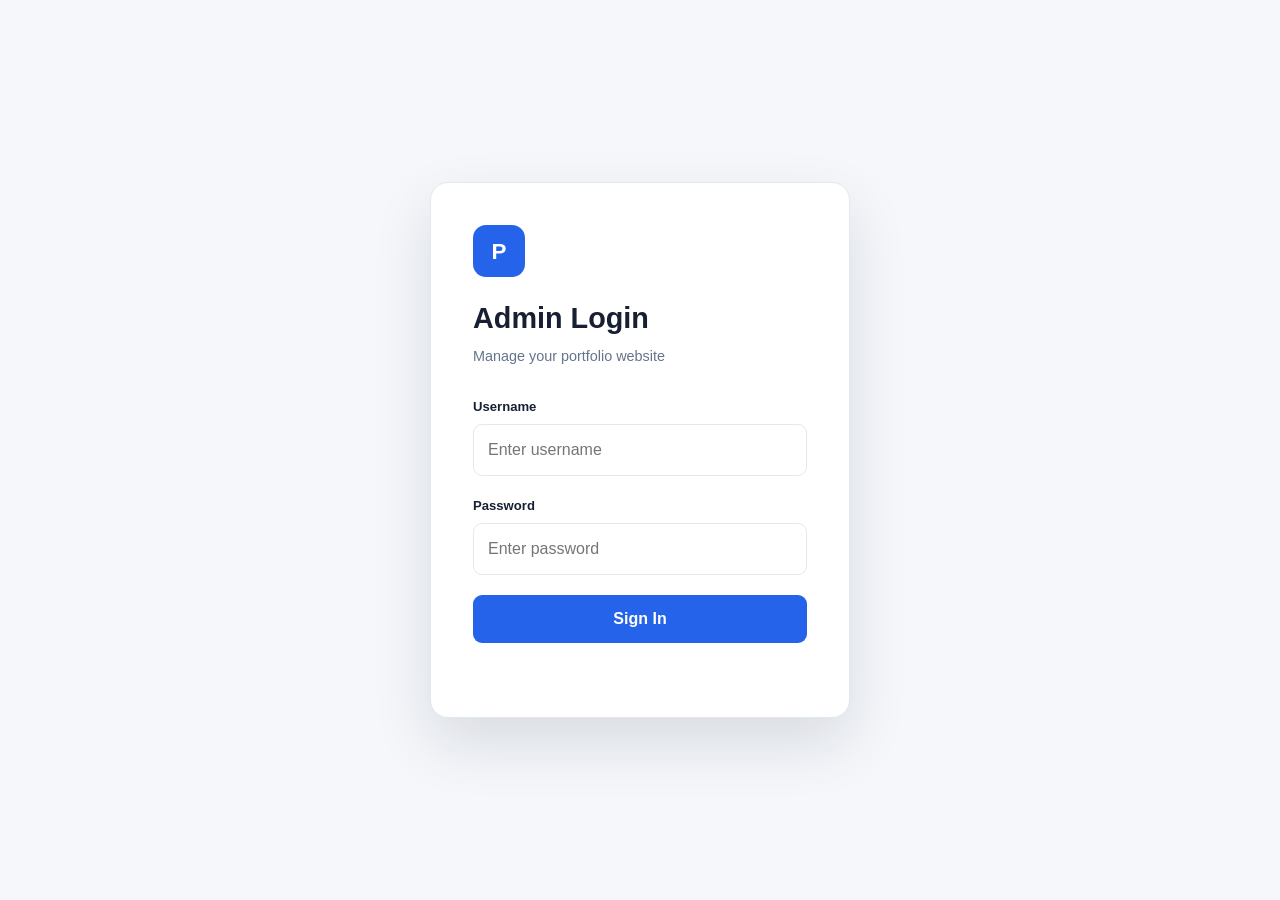
<file: admin.html>
<!DOCTYPE html>
<html lang="en">

<head>

    <meta charset="UTF-8">

    <meta
        name="viewport"
        content="width=device-width, initial-scale=1.0"
    >

    <title>Portfolio Admin</title>

    <link
        rel="stylesheet"
        href="css/admin.css"
    >

</head>


<body>


<!-- =====================================================
     LOGIN SCREEN
====================================================== -->

<div class="login-screen" id="loginScreen">

    <div class="login-box">

        <div class="login-logo">
            P
        </div>

        <h1>Admin Login</h1>

        <p>
            Manage your portfolio website
        </p>


        <form id="loginForm">

            <div class="form-group">

                <label for="username">
                    Username
                </label>

                <input
                    type="text"
                    id="username"
                    placeholder="Enter username"
                    required
                >

            </div>


            <div class="form-group">

                <label for="password">
                    Password
                </label>

                <input
                    type="password"
                    id="password"
                    placeholder="Enter password"
                    required
                >

            </div>


            <button
                type="submit"
                class="login-button"
            >
                Sign In
            </button>


            <p
                class="login-error"
                id="loginError"
            ></p>

        </form>

    </div>

</div>



<!-- =====================================================
     ADMIN APPLICATION
====================================================== -->

<div
    class="admin-app"
    id="adminApp"
>


    <!-- =================================================
         SIDEBAR
    ================================================== -->

    <aside class="sidebar" id="sidebar">

        <div class="sidebar-header">

            <div class="admin-logo">
                P
            </div>

            <div>

                <strong>
                    Portfolio
                </strong>

                <small>
                    Admin Panel
                </small>

            </div>

        </div>


        <nav class="sidebar-nav">

            <button
                class="nav-item active"
                data-section="dashboard"
            >
                <span>▦</span>
                Dashboard
            </button>


            <button
                class="nav-item"
                data-section="profile"
            >
                <span>◉</span>
                Profile
            </button>


            <button
                class="nav-item"
                data-section="about"
            >
                <span>◎</span>
                About
            </button>


            <button
                class="nav-item"
                data-section="skills"
            >
                <span>◇</span>
                Skills
            </button>


            <button
                class="nav-item"
                data-section="projects"
            >
                <span>▣</span>
                Projects
            </button>


            <button
                class="nav-item"
                data-section="education"
            >
                <span>▤</span>
                Education
            </button>


            <button
                class="nav-item"
                data-section="certifications"
            >
                <span>✓</span>
                Certifications
            </button>


            <button
                class="nav-item"
                data-section="contact"
            >
                <span>✉</span>
                Contact
            </button>


            <button
                class="nav-item"
                data-section="social"
            >
                <span>↗</span>
                Social Links
            </button>

        </nav>


        <div class="sidebar-bottom">

            <a
                href="index.html"
                target="_blank"
                class="view-site"
            >
                View Website
            </a>


            <button
                class="logout-button"
                id="logoutButton"
            >
                Logout
            </button>

        </div>

    </aside>



    <!-- =================================================
         MAIN
    ================================================== -->

    <main class="admin-main">


        <!-- HEADER -->

        <header class="admin-header">

            <button
                class="mobile-menu"
                id="mobileMenu"
            >
                ☰
            </button>


            <div>

                <span class="header-label">
                    Administration
                </span>

                <h2 id="pageTitle">
                    Dashboard
                </h2>

            </div>


            <div class="header-actions">

                <a
                    href="index.html"
                    target="_blank"
                    class="header-site-button"
                >
                    View Site
                </a>

            </div>

        </header>



        <!-- =================================================
             CONTENT
        ================================================== -->

        <div class="admin-content">


            <!-- =================================================
                 DASHBOARD
            ================================================== -->

            <section
                class="admin-section active"
                id="dashboard"
            >

                <div class="section-intro">

                    <span>
                        Overview
                    </span>

                    <h1>
                        Dashboard
                    </h1>

                    <p>
                        Manage your portfolio content
                        from one place.
                    </p>

                </div>


                <div class="stats-grid">

                    <div class="stat-card">

                        <span class="stat-icon">
                            ◉
                        </span>

                        <div>

                            <strong
                                id="statSkills"
                            >
                                0
                            </strong>

                            <p>
                                Skills
                            </p>

                        </div>

                    </div>


                    <div class="stat-card">

                        <span class="stat-icon">
                            ▣
                        </span>

                        <div>

                            <strong
                                id="statProjects"
                            >
                                0
                            </strong>

                            <p>
                                Projects
                            </p>

                        </div>

                    </div>


                    <div class="stat-card">

                        <span class="stat-icon">
                            ▤
                        </span>

                        <div>

                            <strong
                                id="statEducation"
                            >
                                0
                            </strong>

                            <p>
                                Education
                            </p>

                        </div>

                    </div>


                    <div class="stat-card">

                        <span class="stat-icon">
                            ✓
                        </span>

                        <div>

                            <strong
                                id="statCertificates"
                            >
                                0
                            </strong>

                            <p>
                                Certificates
                            </p>

                        </div>

                    </div>

                </div>


                <div class="dashboard-grid">

                    <div class="dashboard-card">

                        <div class="card-heading">

                            <div>

                                <span>
                                    Portfolio
                                </span>

                                <h3>
                                    Quick Actions
                                </h3>

                            </div>

                        </div>


                        <div class="quick-actions">

                            <button
                                data-go="profile"
                            >
                                Edit Profile
                            </button>

                            <button
                                data-go="projects"
                            >
                                Manage Projects
                            </button>

                            <button
                                data-go="skills"
                            >
                                Manage Skills
                            </button>

                            <a
                                href="index.html"
                                target="_blank"
                            >
                                Open Website
                            </a>

                        </div>

                    </div>


                    <div class="dashboard-card">

                        <div class="card-heading">

                            <div>

                                <span>
                                    Storage
                                </span>

                                <h3>
                                    Local Data
                                </h3>

                            </div>

                        </div>


                        <p class="storage-text">
                            Your portfolio content is
                            currently stored in this
                            browser using localStorage.
                        </p>


                        <button
                            class="danger-button"
                            id="resetData"
                        >
                            Reset Portfolio Data
                        </button>

                    </div>

                </div>

            </section>



            <!-- =================================================
                 PROFILE
            ================================================== -->

            <section
                class="admin-section"
                id="profile"
            >

                <div class="section-intro">

                    <span>
                        Personal Information
                    </span>

                    <h1>
                        Profile
                    </h1>

                    <p>
                        Update your main portfolio identity.
                    </p>

                </div>


                <form
                    class="editor-form"
                    id="profileForm"
                >

                    <div class="form-grid">

                        <div class="form-group">

                            <label>
                                Name
                            </label>

                            <input
                                type="text"
                                id="profileName"
                                required
                            >

                        </div>


                        <div class="form-group">

                            <label>
                                Professional Title
                            </label>

                            <input
                                type="text"
                                id="profileTitle"
                                required
                            >

                        </div>

                    </div>


                    <div class="form-group">

                        <label>
                            Greeting
                        </label>

                        <input
                            type="text"
                            id="profileGreeting"
                        >

                    </div>


                    <div class="form-group">

                        <label>
                            Hero Description
                        </label>

                        <textarea
                            id="profileDescription"
                            rows="5"
                        ></textarea>

                    </div>


                    <div class="form-group">

                        <label>
                            Profile Image URL
                        </label>

                        <input
                            type="text"
                            id="profileImage"
                            placeholder="assets/images/profile.jpg"
                        >

                    </div>


                    <button
                        type="submit"
                        class="save-button"
                    >
                        Save Profile
                    </button>

                </form>

            </section>



            <!-- =================================================
                 ABOUT
            ================================================== -->

            <section
                class="admin-section"
                id="about"
            >

                <div class="section-intro">

                    <span>
                        Personal Information
                    </span>

                    <h1>
                        About
                    </h1>

                    <p>
                        Manage your About Me section.
                    </p>

                </div>


                <form
                    class="editor-form"
                    id="aboutForm"
                >

                    <div class="form-group">

                        <label>
                            About Description
                        </label>

                        <textarea
                            id="aboutDescription"
                            rows="7"
                            required
                        ></textarea>

                    </div>


                    <div class="form-grid">

                        <div class="form-group">

                            <label>
                                Location
                            </label>

                            <input
                                type="text"
                                id="aboutLocation"
                            >

                        </div>


                        <div class="form-group">

                            <label>
                                Email
                            </label>

                            <input
                                type="email"
                                id="aboutEmail"
                            >

                        </div>

                    </div>


                    <div class="form-group">

                        <label>
                            Availability
                        </label>

                        <input
                            type="text"
                            id="aboutAvailability"
                        >

                    </div>


                    <button
                        type="submit"
                        class="save-button"
                    >
                        Save About Information
                    </button>

                </form>

            </section>



            <!-- =================================================
                 SKILLS
            ================================================== -->

            <section
                class="admin-section"
                id="skills"
            >

                <div class="section-top">

                    <div class="section-intro">

                        <span>
                            Expertise
                        </span>

                        <h1>
                            Skills
                        </h1>

                        <p>
                            Add and manage your technical skills.
                        </p>

                    </div>


                    <button
                        class="add-button"
                        id="addSkill"
                    >
                        + Add Skill
                    </button>

                </div>


                <div
                    class="admin-list"
                    id="skillsList"
                ></div>

            </section>



            <!-- =================================================
                 PROJECTS
            ================================================== -->

            <section
                class="admin-section"
                id="projects"
            >

                <div class="section-top">

                    <div class="section-intro">

                        <span>
                            Portfolio
                        </span>

                        <h1>
                            Projects
                        </h1>

                        <p>
                            Manage projects displayed on your website.
                        </p>

                    </div>


                    <button
                        class="add-button"
                        id="addProject"
                    >
                        + Add Project
                    </button>

                </div>


                <div
                    class="admin-list"
                    id="projectsList"
                ></div>

            </section>



            <!-- =================================================
                 EDUCATION
            ================================================== -->

            <section
                class="admin-section"
                id="education"
            >

                <div class="section-top">

                    <div class="section-intro">

                        <span>
                            Academic Background
                        </span>

                        <h1>
                            Education
                        </h1>

                        <p>
                            Manage your academic history.
                        </p>

                    </div>


                    <button
                        class="add-button"
                        id="addEducation"
                    >
                        + Add Education
                    </button>

                </div>


                <div
                    class="admin-list"
                    id="educationList"
                ></div>

            </section>



            <!-- =================================================
                 CERTIFICATIONS
            ================================================== -->

            <section
                class="admin-section"
                id="certifications"
            >

                <div class="section-top">

                    <div class="section-intro">

                        <span>
                            Professional Development
                        </span>

                        <h1>
                            Certifications
                        </h1>

                        <p>
                            Manage your certificates.
                        </p>

                    </div>


                    <button
                        class="add-button"
                        id="addCertificate"
                    >
                        + Add Certificate
                    </button>

                </div>


                <div
                    class="admin-list"
                    id="certificatesList"
                ></div>

            </section>



            <!-- =================================================
                 CONTACT
            ================================================== -->

            <section
                class="admin-section"
                id="contact"
            >

                <div class="section-intro">

                    <span>
                        Communication
                    </span>

                    <h1>
                        Contact
                    </h1>

                    <p>
                        Update your contact information.
                    </p>

                </div>


                <form
                    class="editor-form"
                    id="contactFormAdmin"
                >

                    <div class="form-group">

                        <label>
                            Description
                        </label>

                        <textarea
                            id="contactDescription"
                            rows="5"
                        ></textarea>

                    </div>


                    <div class="form-grid">

                        <div class="form-group">

                            <label>
                                Email
                            </label>

                            <input
                                type="email"
                                id="contactEmail"
                            >

                        </div>


                        <div class="form-group">

                            <label>
                                Phone
                            </label>

                            <input
                                type="text"
                                id="contactPhone"
                            >

                        </div>

                    </div>


                    <button
                        type="submit"
                        class="save-button"
                    >
                        Save Contact Information
                    </button>

                </form>

            </section>



            <!-- =================================================
                 SOCIAL
            ================================================== -->

            <section
                class="admin-section"
                id="social"
            >

                <div class="section-top">

                    <div class="section-intro">

                        <span>
                            Online Presence
                        </span>

                        <h1>
                            Social Links
                        </h1>

                        <p>
                            Manage your social media profiles.
                        </p>

                    </div>


                    <button
                        class="add-button"
                        id="addSocial"
                    >
                        + Add Social Link
                    </button>

                </div>


                <div
                    class="admin-list"
                    id="socialList"
                ></div>

            </section>


        </div>

    </main>

</div>


<script src="js/admin.js"></script>

</body>
</html>
</file>
<file: css/admin.css>
/* =========================================================
   VARIABLES
========================================================= */

:root {

    --primary: #2563eb;
    --primary-dark: #1d4ed8;

    --bg: #f5f7fb;
    --surface: #ffffff;
    --surface-soft: #f8fafc;

    --text: #172033;
    --muted: #64748b;

    --border: #e2e8f0;

    --danger: #dc2626;

    --sidebar-width: 250px;

    --shadow:
        0 8px 25px rgba(15, 23, 42, 0.06);

    --radius: 14px;
}


/* =========================================================
   RESET
========================================================= */

* {
    margin: 0;
    padding: 0;
    box-sizing: border-box;
}

html {
    scroll-behavior: smooth;
}

body {

    font-family:
        Arial,
        Helvetica,
        sans-serif;

    background: var(--bg);

    color: var(--text);

    line-height: 1.5;
}

button,
input,
textarea {
    font: inherit;
}

button {
    cursor: pointer;
}

a {
    text-decoration: none;
}


/* =========================================================
   LOGIN
========================================================= */

.login-screen {

    position: fixed;

    inset: 0;

    display: flex;

    align-items: center;

    justify-content: center;

    padding: 20px;

    background: #f5f7fb;

    z-index: 9999;
}

.login-box {

    width: 100%;

    max-width: 420px;

    padding: 42px;

    background: var(--surface);

    border: 1px solid var(--border);

    border-radius: 18px;

    box-shadow:
        0 25px 60px rgba(15, 23, 42, 0.12);

}

.login-logo {

    width: 52px;

    height: 52px;

    display: flex;

    align-items: center;

    justify-content: center;

    margin-bottom: 20px;

    border-radius: 13px;

    background: var(--primary);

    color: white;

    font-size: 1.4rem;

    font-weight: 800;
}

.login-box h1 {

    font-size: 1.8rem;

    margin-bottom: 5px;
}

.login-box > p {

    color: var(--muted);

    margin-bottom: 30px;

    font-size: 0.9rem;
}


/* =========================================================
   FORM ELEMENTS
========================================================= */

.form-group {

    display: flex;

    flex-direction: column;

    gap: 7px;

    margin-bottom: 20px;
}

.form-group label {

    font-size: 0.82rem;

    font-weight: 700;

    color: var(--text);
}

.form-group input,
.form-group textarea {

    width: 100%;

    padding: 13px 14px;

    border: 1px solid var(--border);

    border-radius: 9px;

    background: var(--surface);

    color: var(--text);

    outline: none;

    transition: 0.25s ease;
}

.form-group textarea {

    resize: vertical;

    min-height: 100px;
}

.form-group input:focus,
.form-group textarea:focus {

    border-color: var(--primary);

    box-shadow:
        0 0 0 3px rgba(37, 99, 235, 0.10);
}


/* =========================================================
   LOGIN BUTTON
========================================================= */

.login-button {

    width: 100%;

    height: 48px;

    border: none;

    border-radius: 9px;

    background: var(--primary);

    color: white;

    font-weight: 700;

    transition: 0.25s ease;
}

.login-button:hover {

    background: var(--primary-dark);

    transform: translateY(-1px);
}

.login-error {

    color: var(--danger);

    font-size: 0.82rem;

    margin-top: 12px;

    min-height: 20px;
}


/* =========================================================
   ADMIN APPLICATION
========================================================= */

.admin-app {

    display: none;

    min-height: 100vh;
}


/* =========================================================
   SIDEBAR
========================================================= */

.sidebar {

    position: fixed;

    left: 0;

    top: 0;

    bottom: 0;

    width: var(--sidebar-width);

    display: flex;

    flex-direction: column;

    background: var(--surface);

    border-right: 1px solid var(--border);

    z-index: 1000;
}

.sidebar-header {

    height: 80px;

    display: flex;

    align-items: center;

    gap: 12px;

    padding: 0 20px;

    border-bottom: 1px solid var(--border);
}

.admin-logo {

    width: 40px;

    height: 40px;

    display: flex;

    align-items: center;

    justify-content: center;

    flex-shrink: 0;

    border-radius: 10px;

    background: var(--primary);

    color: white;

    font-weight: 800;
}

.sidebar-header strong {

    display: block;

    font-size: 0.95rem;
}

.sidebar-header small {

    display: block;

    color: var(--muted);

    font-size: 0.72rem;

    margin-top: 2px;
}


/* =========================================================
   SIDEBAR NAV
========================================================= */

.sidebar-nav {

    padding: 18px 12px;

    overflow-y: auto;

    flex: 1;
}

.nav-item {

    width: 100%;

    display: flex;

    align-items: center;

    gap: 12px;

    padding: 12px;

    margin-bottom: 5px;

    border: none;

    border-radius: 9px;

    background: transparent;

    color: var(--muted);

    text-align: left;

    font-size: 0.86rem;

    font-weight: 600;

    transition: 0.2s ease;
}

.nav-item span {

    width: 22px;

    text-align: center;

    font-size: 1rem;
}

.nav-item:hover {

    background: var(--surface-soft);

    color: var(--primary);
}

.nav-item.active {

    background: rgba(37, 99, 235, 0.09);

    color: var(--primary);
}


/* =========================================================
   SIDEBAR BOTTOM
========================================================= */

.sidebar-bottom {

    padding: 15px 12px;

    border-top: 1px solid var(--border);
}

.view-site,
.logout-button {

    width: 100%;

    display: block;

    padding: 11px;

    margin-bottom: 7px;

    border-radius: 8px;

    text-align: center;

    font-size: 0.82rem;

    font-weight: 700;
}

.view-site {

    background: var(--primary);

    color: white;
}

.logout-button {

    border: 1px solid var(--border);

    background: var(--surface);

    color: var(--muted);
}

.logout-button:hover {

    color: var(--danger);

    border-color: #fecaca;
}


/* =========================================================
   MAIN
========================================================= */

.admin-main {

    margin-left: var(--sidebar-width);

    min-height: 100vh;
}


/* =========================================================
   HEADER
========================================================= */

.admin-header {

    position: sticky;

    top: 0;

    z-index: 900;

    min-height: 80px;

    display: flex;

    align-items: center;

    justify-content: space-between;

    padding: 15px 35px;

    background: rgba(245, 247, 251, 0.94);

    backdrop-filter: blur(10px);

    border-bottom: 1px solid var(--border);
}

.header-label {

    display: block;

    color: var(--primary);

    font-size: 0.7rem;

    font-weight: 800;

    text-transform: uppercase;

    letter-spacing: 1px;
}

.admin-header h2 {

    font-size: 1.25rem;
}

.header-site-button {

    padding: 9px 15px;

    border: 1px solid var(--border);

    border-radius: 8px;

    background: var(--surface);

    color: var(--text);

    font-size: 0.8rem;

    font-weight: 700;
}

.mobile-menu {

    display: none;

    border: none;

    background: transparent;

    font-size: 1.4rem;
}


/* =========================================================
   CONTENT
========================================================= */

.admin-content {

    max-width: 1250px;

    margin: auto;

    padding: 45px 35px 80px;
}

.admin-section {

    display: none;
}

.admin-section.active {

    display: block;
}


/* =========================================================
   SECTION INTRO
========================================================= */

.section-intro {

    margin-bottom: 30px;
}

.section-intro > span {

    display: block;

    color: var(--primary);

    font-size: 0.72rem;

    font-weight: 800;

    text-transform: uppercase;

    letter-spacing: 1.2px;

    margin-bottom: 5px;
}

.section-intro h1 {

    font-size: 2rem;

    letter-spacing: -0.8px;

    margin-bottom: 6px;
}

.section-intro p {

    color: var(--muted);

    font-size: 0.9rem;
}


/* =========================================================
   SECTION TOP
========================================================= */

.section-top {

    display: flex;

    justify-content: space-between;

    align-items: flex-start;

    gap: 20px;

    margin-bottom: 30px;
}


/* =========================================================
   STAT CARDS
========================================================= */

.stats-grid {

    display: grid;

    grid-template-columns:
        repeat(4, 1fr);

    gap: 18px;

    margin-bottom: 25px;
}

.stat-card {

    display: flex;

    align-items: center;

    gap: 15px;

    padding: 22px;

    background: var(--surface);

    border: 1px solid var(--border);

    border-radius: var(--radius);

    box-shadow: var(--shadow);
}

.stat-icon {

    width: 42px;

    height: 42px;

    display: flex;

    align-items: center;

    justify-content: center;

    border-radius: 10px;

    background: rgba(37, 99, 235, 0.09);

    color: var(--primary);

    font-weight: 800;
}

.stat-card strong {

    display: block;

    font-size: 1.4rem;
}

.stat-card p {

    color: var(--muted);

    font-size: 0.75rem;
}


/* =========================================================
   DASHBOARD
========================================================= */

.dashboard-grid {

    display: grid;

    grid-template-columns: 1fr 1fr;

    gap: 20px;
}

.dashboard-card {

    padding: 25px;

    background: var(--surface);

    border: 1px solid var(--border);

    border-radius: var(--radius);

    box-shadow: var(--shadow);
}

.card-heading {

    margin-bottom: 20px;
}

.card-heading span {

    color: var(--primary);

    font-size: 0.7rem;

    font-weight: 800;

    text-transform: uppercase;
}

.card-heading h3 {

    margin-top: 3px;
}

.quick-actions {

    display: grid;

    grid-template-columns: 1fr 1fr;

    gap: 10px;
}

.quick-actions button,
.quick-actions a {

    padding: 12px;

    border: 1px solid var(--border);

    border-radius: 8px;

    background: var(--surface-soft);

    color: var(--text);

    font-size: 0.8rem;

    font-weight: 700;

    text-align: center;
}

.quick-actions button:hover,
.quick-actions a:hover {

    border-color: var(--primary);

    color: var(--primary);
}

.storage-text {

    color: var(--muted);

    font-size: 0.85rem;

    margin-bottom: 20px;
}


/* =========================================================
   FORMS
========================================================= */

.editor-form {

    max-width: 900px;

    padding: 30px;

    background: var(--surface);

    border: 1px solid var(--border);

    border-radius: var(--radius);

    box-shadow: var(--shadow);
}

.form-grid {

    display: grid;

    grid-template-columns: 1fr 1fr;

    gap: 20px;
}


/* =========================================================
   BUTTONS
========================================================= */

.save-button,
.add-button {

    border: none;

    border-radius: 8px;

    padding: 12px 18px;

    color: white;

    background: var(--primary);

    font-size: 0.82rem;

    font-weight: 700;

    transition: 0.25s ease;
}

.save-button:hover,
.add-button:hover {

    background: var(--primary-dark);
}

.add-button {

    white-space: nowrap;
}

.danger-button {

    padding: 11px 15px;

    border: 1px solid #fecaca;

    border-radius: 8px;

    background: #fef2f2;

    color: var(--danger);

    font-size: 0.8rem;

    font-weight: 700;
}


/* =========================================================
   ADMIN LIST
========================================================= */

.admin-list {

    display: grid;

    gap: 15px;
}

.admin-item {

    display: flex;

    align-items: center;

    justify-content: space-between;

    gap: 20px;

    padding: 20px;

    background: var(--surface);

    border: 1px solid var(--border);

    border-radius: var(--radius);

    box-shadow: var(--shadow);
}

.admin-item-info {

    min-width: 0;
}

.admin-item-info h3 {

    font-size: 1rem;

    margin-bottom: 4px;
}

.admin-item-info p {

    color: var(--muted);

    font-size: 0.82rem;

    white-space: nowrap;

    overflow: hidden;

    text-overflow: ellipsis;
}

.admin-item-actions {

    display: flex;

    gap: 8px;

    flex-shrink: 0;
}

.edit-button,
.delete-button {

    padding: 8px 12px;

    border-radius: 7px;

    font-size: 0.75rem;

    font-weight: 700;
}

.edit-button {

    border: 1px solid #bfdbfe;

    background: #eff6ff;

    color: var(--primary);
}

.delete-button {

    border: 1px solid #fecaca;

    background: #fef2f2;

    color: var(--danger);
}


/* =========================================================
   MODAL
========================================================= */

.modal {

    position: fixed;

    inset: 0;

    display: none;

    align-items: center;

    justify-content: center;

    padding: 20px;

    background: rgba(15, 23, 42, 0.55);

    z-index: 5000;
}

.modal.active {

    display: flex;
}

.modal-box {

    width: 100%;

    max-width: 650px;

    max-height: 90vh;

    overflow-y: auto;

    padding: 30px;

    background: var(--surface);

    border-radius: 16px;

    box-shadow:
        0 25px 70px rgba(0, 0, 0, 0.2);
}

.modal-header {

    display: flex;

    justify-content: space-between;

    align-items: center;

    margin-bottom: 25px;
}

.modal-header h2 {

    font-size: 1.3rem;
}

.close-modal {

    width: 34px;

    height: 34px;

    border: none;

    border-radius: 7px;

    background: var(--surface-soft);

    color: var(--muted);

    font-size: 1.1rem;
}

.modal-actions {

    display: flex;

    justify-content: flex-end;

    gap: 10px;

    margin-top: 20px;
}

.cancel-button {

    padding: 11px 17px;

    border: 1px solid var(--border);

    border-radius: 8px;

    background: var(--surface);

    color: var(--muted);

    font-weight: 700;
}


/* =========================================================
   RESPONSIVE
========================================================= */

@media (max-width: 1000px) {

    .stats-grid {

        grid-template-columns:
            repeat(2, 1fr);
    }

    .dashboard-grid {

        grid-template-columns: 1fr;
    }
}


@media (max-width: 800px) {

    .sidebar {

        transform: translateX(-100%);

        transition: 0.3s ease;
    }

    .sidebar.open {

        transform: translateX(0);
    }

    .admin-main {

        margin-left: 0;
    }

    .mobile-menu {

        display: block;
    }

    .admin-header {

        gap: 15px;

        padding: 15px 20px;
    }

    .admin-content {

        padding: 35px 20px 60px;
    }

    .form-grid {

        grid-template-columns: 1fr;
    }
}


@media (max-width: 600px) {

    .stats-grid {

        grid-template-columns: 1fr;
    }

    .section-top {

        flex-direction: column;
    }

    .add-button {

        width: 100%;
    }

    .editor-form {

        padding: 20px;
    }

    .admin-item {

        align-items: flex-start;

        flex-direction: column;
    }

    .admin-item-actions {

        width: 100%;
    }

    .edit-button,
    .delete-button {

        flex: 1;

        text-align: center;
    }

    .quick-actions {

        grid-template-columns: 1fr;
    }

    .header-site-button {

        display: none;
    }

    .login-box {

        padding: 30px 22px;
    }
}
</file>
